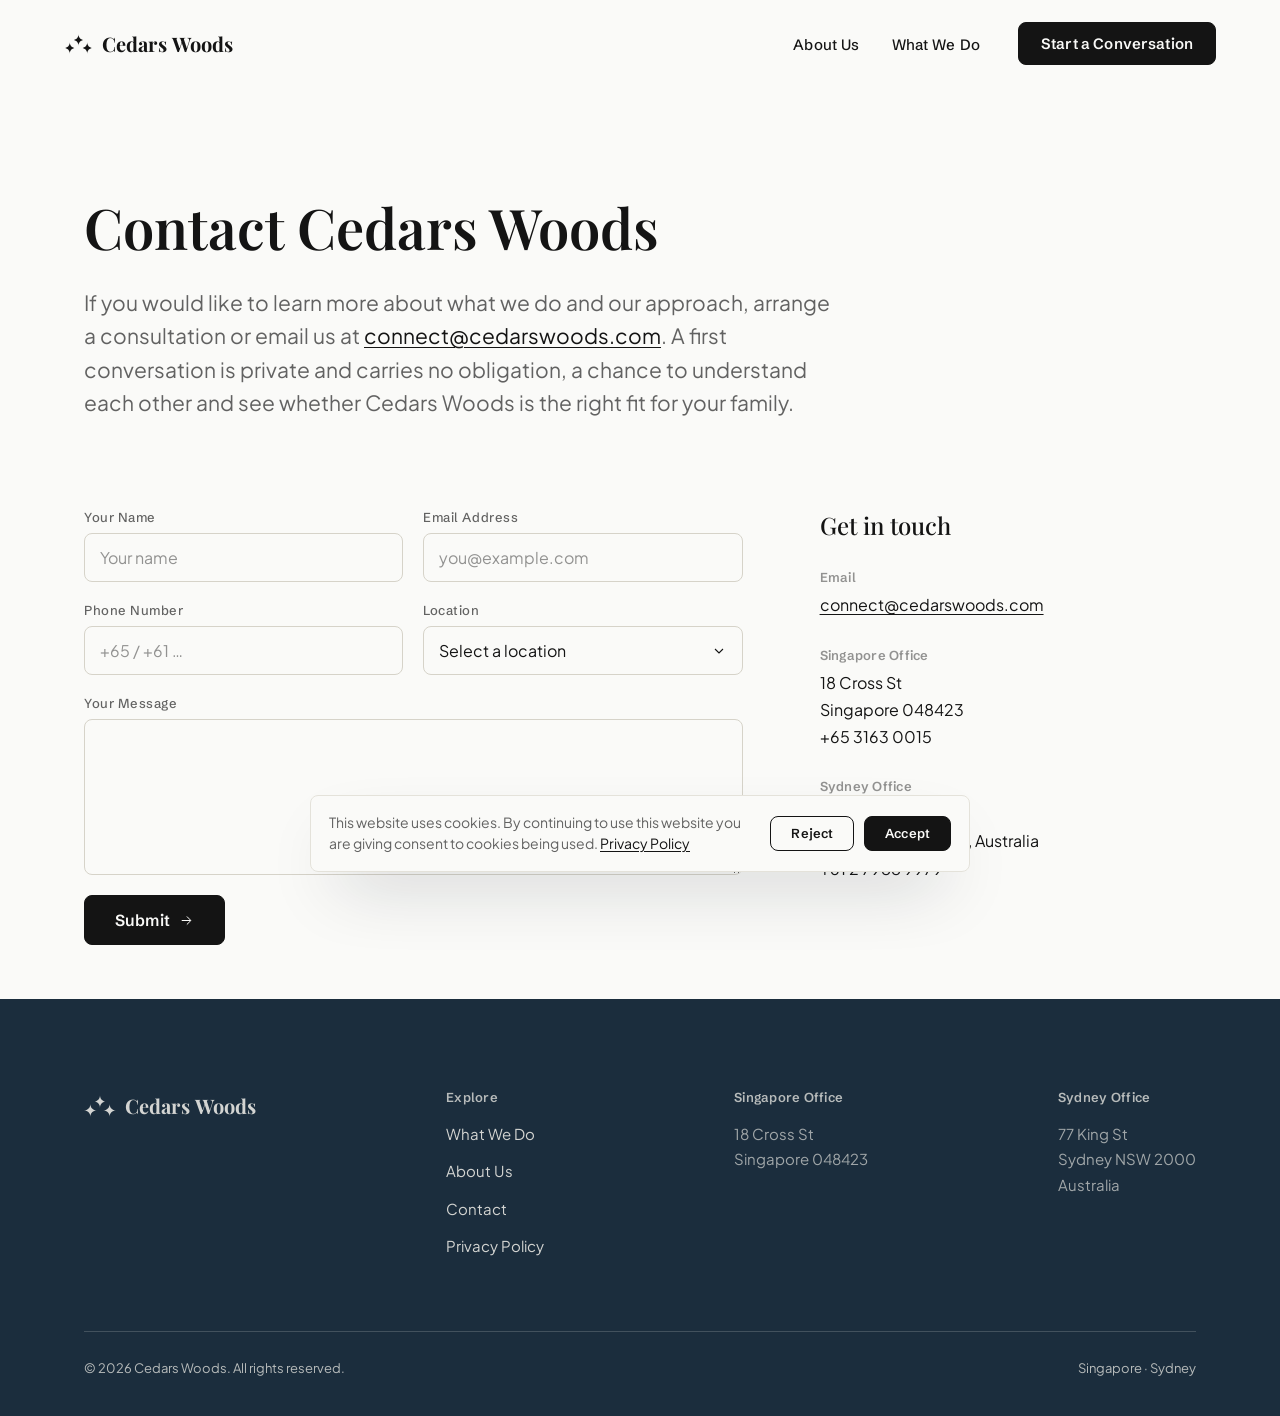
<file: contact.html>
<!DOCTYPE html>
<html lang="en">
<head>
<meta charset="utf-8">
<meta name="viewport" content="width=device-width, initial-scale=1">
<title>Contact Cedars Woods | Singapore &amp; Sydney</title>
<meta name="description" content="Get in touch with Cedars Woods to start a private, no-obligation conversation. Our Singapore and Sydney offices work as one team for your family.">
<link rel="icon" href="favicon.svg" type="image/svg+xml">
<link rel="stylesheet" href="style.css">
</head>
<body>

<header class="nav" id="nav">
  <div class="nav__inner">
    <a class="logo" href="index.html" aria-label="Cedars Woods">
      <svg width="29" height="20" viewBox="0 0 81.35 55.2" fill="currentColor" aria-hidden="true"><path d="M16.2,55.2c0-9.58-6.61-16.2-16.2-16.2,9.58,0,16.2-6.61,16.2-16.2,0,9.58,6.61,16.2,16.2,16.2-9.58,0-16.2,6.61-16.2,16.2Z"></path><path d="M40.68,32.39c0-9.58-6.61-16.2-16.2-16.2,9.58,0,16.2-6.61,16.2-16.2,0,9.58,6.61,16.2,16.2,16.2-9.58,0-16.2,6.61-16.2,16.2Z"></path><path d="M65.16,55.2c0-9.58-6.61-16.2-16.2-16.2,9.58,0,16.2-6.61,16.2-16.2,0,9.58,6.61,16.2,16.2,16.2-9.58,0-16.2,6.61-16.2,16.2Z"></path></svg>
      <span class="logo__word">Cedars&nbsp;Woods</span>
    </a>
    <nav class="nav__desktop">
      <ul class="nav__links">
        <li><a class="nav__link" href="about.html">About Us</a></li>
        <li><a class="nav__link" href="what-we-do.html">What We Do</a></li>
      </ul>
      <a class="btn btn--primary" href="contact.html">Start a Conversation</a>
    </nav>
    <button class="nav__toggle" id="navToggle" aria-label="Menu" aria-expanded="false">
      <svg width="24" height="24" viewBox="0 0 24 24" fill="none" aria-hidden="true"><path d="M3 7h18M3 12h18M3 17h18" stroke="currentColor" stroke-width="1.6" stroke-linecap="round"></path></svg>
    </button>
  </div>
  <div class="nav__mobile">
    <a href="about.html">About Us</a>
    <a href="what-we-do.html">What We Do</a>
    <a class="btn btn--primary" href="contact.html">Start a Conversation</a>
  </div>
</header>

<main class="contact-main">
  <div class="page-hero">
    <div class="page-hero__inner u-narrow">
      <h1 data-line-reveal>Contact Cedars Woods</h1>
      <p class="lead">If you would like to learn more about what we do and our approach, arrange a consultation or email us at <a class="inline-link" href="mailto:connect@cedarswoods.com">connect@cedarswoods.com</a>. A first conversation is private and carries no obligation, a chance to understand each other and see whether Cedars Woods is the right fit for your family.</p>
    </div>
  </div>

  <section class="section section--tight-top">
    <div class="contact-grid">
      <div>
        <form class="form" id="contactForm">
          <div class="form-grid">
            <div class="field"><label for="cf-name">Your Name</label><input id="cf-name" type="text" placeholder="Your name" required></div>
            <div class="field"><label for="cf-email">Email Address</label><input id="cf-email" type="email" placeholder="you@example.com" required></div>
            <div class="field"><label for="cf-phone">Phone Number</label><input id="cf-phone" type="tel" placeholder="+65 / +61 …"></div>
            <div class="field"><label for="cf-loc">Location</label><select id="cf-loc"><option value="" disabled selected>Select a location</option><option>Singapore</option><option>Australia</option></select></div>
          </div>
          <div class="field"><label for="cf-msg">Your Message</label><textarea id="cf-msg" rows="5"></textarea></div>
          <div>
            <button class="btn btn--primary btn--lg" type="submit">Submit <svg width="15" height="15" viewBox="0 0 24 24" fill="none" aria-hidden="true"><path d="M5 12h13M13 6l6 6-6 6" stroke="currentColor" stroke-width="1.6" stroke-linecap="round" stroke-linejoin="round"></path></svg></button>
          </div>
        </form>
        <div class="form__thanks is-hidden" id="formThanks">
          <div class="marker"><svg width="18" height="18" viewBox="0 0 24 24" fill="currentColor" aria-hidden="true"><path d="M12 1.5C12.7 8 16 11.3 22.5 12 16 12.7 12.7 16 12 22.5 11.3 16 8 12.7 1.5 12 8 11.3 11.3 8 12 1.5Z"></path></svg></div>
          <h3>Thank you — your message is on its way.</h3>
          <p>We will be in touch shortly. A first conversation is private and without obligation.</p>
        </div>
      </div>
      <aside class="contact-aside">
        <h2>Get in touch</h2>
        <div class="contact-details">
          <div><p class="detail__label">Email</p><div class="detail__value"><a class="inline-link" href="mailto:connect@cedarswoods.com">connect@cedarswoods.com</a></div></div>
          <div><p class="detail__label">Singapore Office</p><div class="detail__value">18 Cross St<br>Singapore 048423<br>+65 3163 0015</div></div>
          <div><p class="detail__label">Sydney Office</p><div class="detail__value">77 King St<br>Sydney NSW 2000, Australia<br>+61 2 7988 9979</div></div>
        </div>
      </aside>
    </div>
  </section>
</main>

<footer class="footer">
  <div class="footer__inner">
    <div class="footer__grid">
      <div class="footer__brand">
        <a class="logo logo--on-navy" href="index.html" aria-label="Cedars Woods">
          <svg width="32" height="22" viewBox="0 0 81.35 55.2" fill="currentColor" aria-hidden="true"><path d="M16.2,55.2c0-9.58-6.61-16.2-16.2-16.2,9.58,0,16.2-6.61,16.2-16.2,0,9.58,6.61,16.2,16.2,16.2-9.58,0-16.2,6.61-16.2,16.2Z"></path><path d="M40.68,32.39c0-9.58-6.61-16.2-16.2-16.2,9.58,0,16.2-6.61,16.2-16.2,0,9.58,6.61,16.2,16.2,16.2-9.58,0-16.2,6.61-16.2,16.2Z"></path><path d="M65.16,55.2c0-9.58-6.61-16.2-16.2-16.2,9.58,0,16.2-6.61,16.2-16.2,0,9.58,6.61,16.2,16.2,16.2-9.58,0-16.2,6.61-16.2,16.2Z"></path></svg>
          <span class="logo__word">Cedars&nbsp;Woods</span>
        </a>
      </div>
      <div>
        <h4>Explore</h4>
        <ul>
          <li><a href="what-we-do.html">What We Do</a></li>
          <li><a href="about.html">About Us</a></li>
          <li><a href="contact.html">Contact</a></li>
          <li><a href="privacy.html">Privacy Policy</a></li>
        </ul>
      </div>
      <div>
        <h4>Singapore Office</h4>
        <address>18 Cross St<br>Singapore 048423</address>
      </div>
      <div>
        <h4>Sydney Office</h4>
        <address>77 King St<br>Sydney NSW 2000<br>Australia</address>
      </div>
    </div>
    <div class="footer__base">
      <span>© <span id="year">2026</span> Cedars Woods. All rights reserved.</span>
      <span>Singapore · Sydney</span>
    </div>
  </div>
</footer>

<script type="module" src="js/main.js"></script>
</body>
</html>
</file>
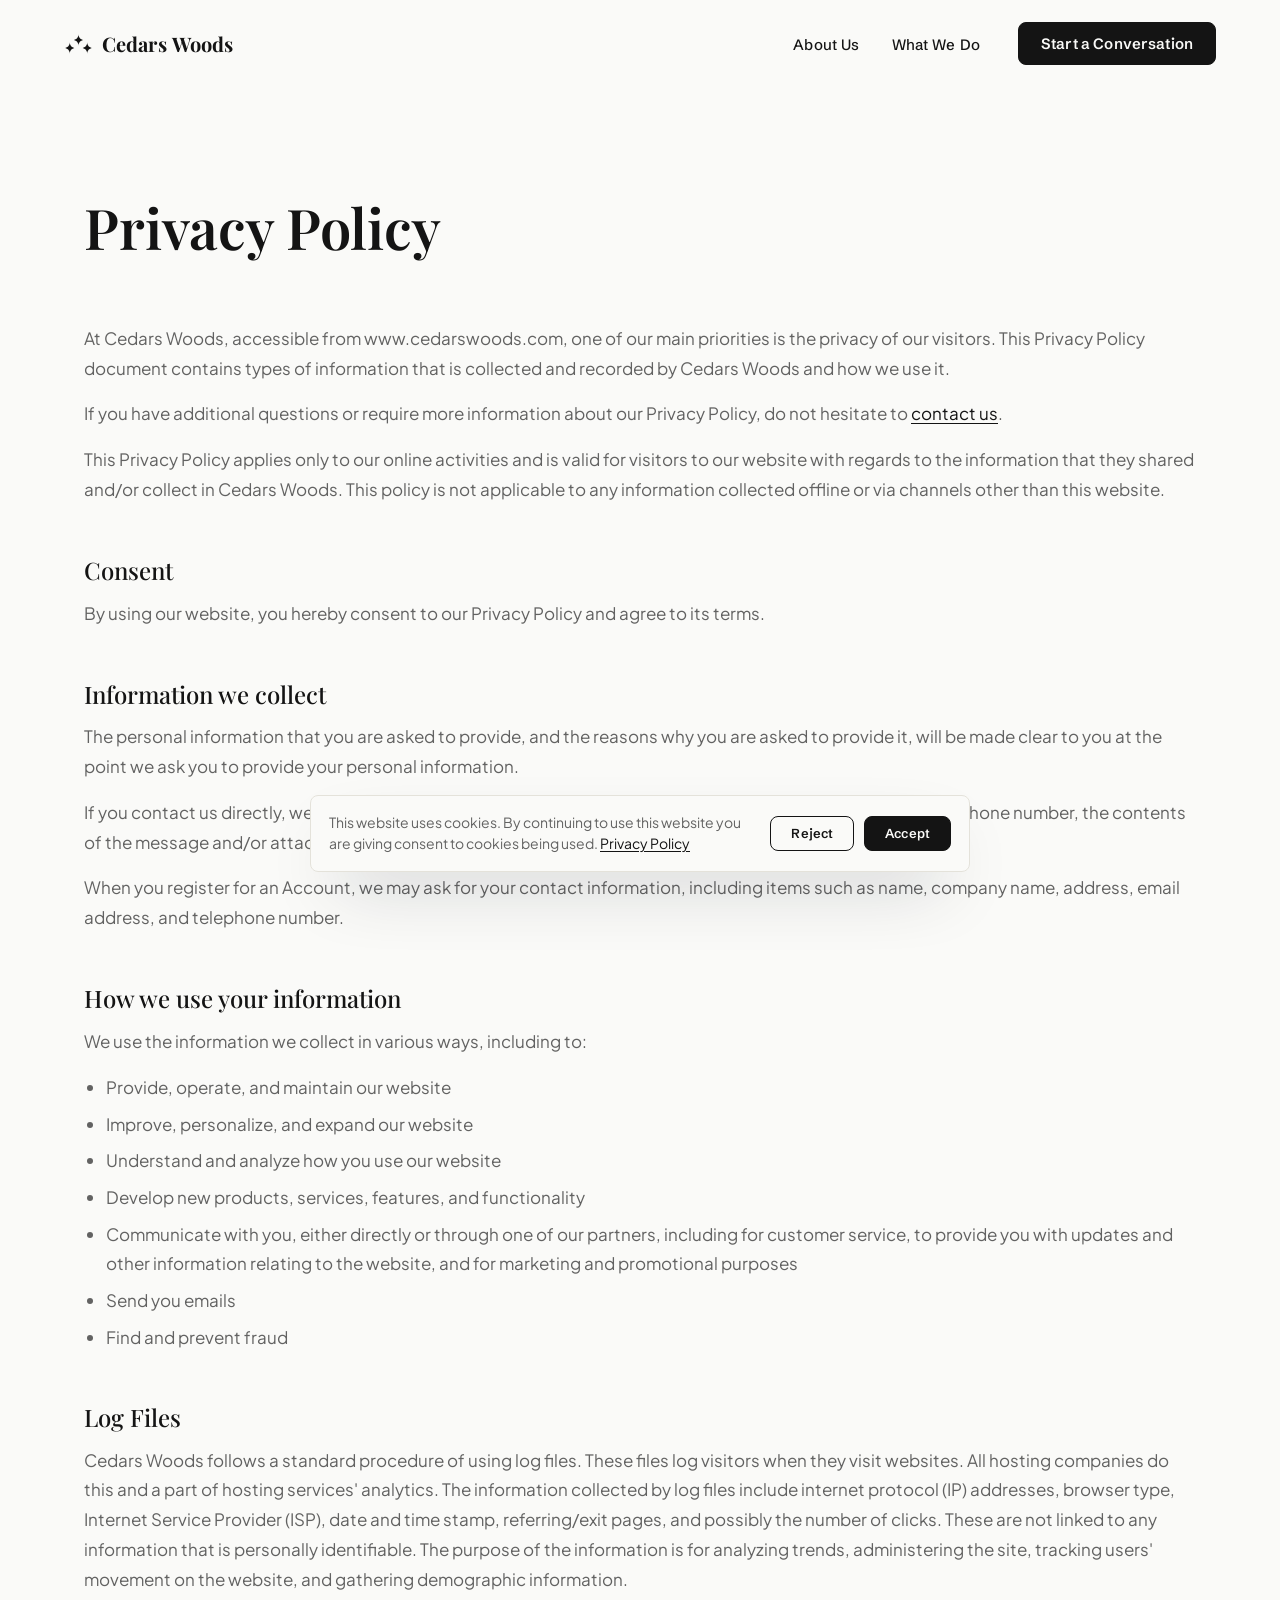
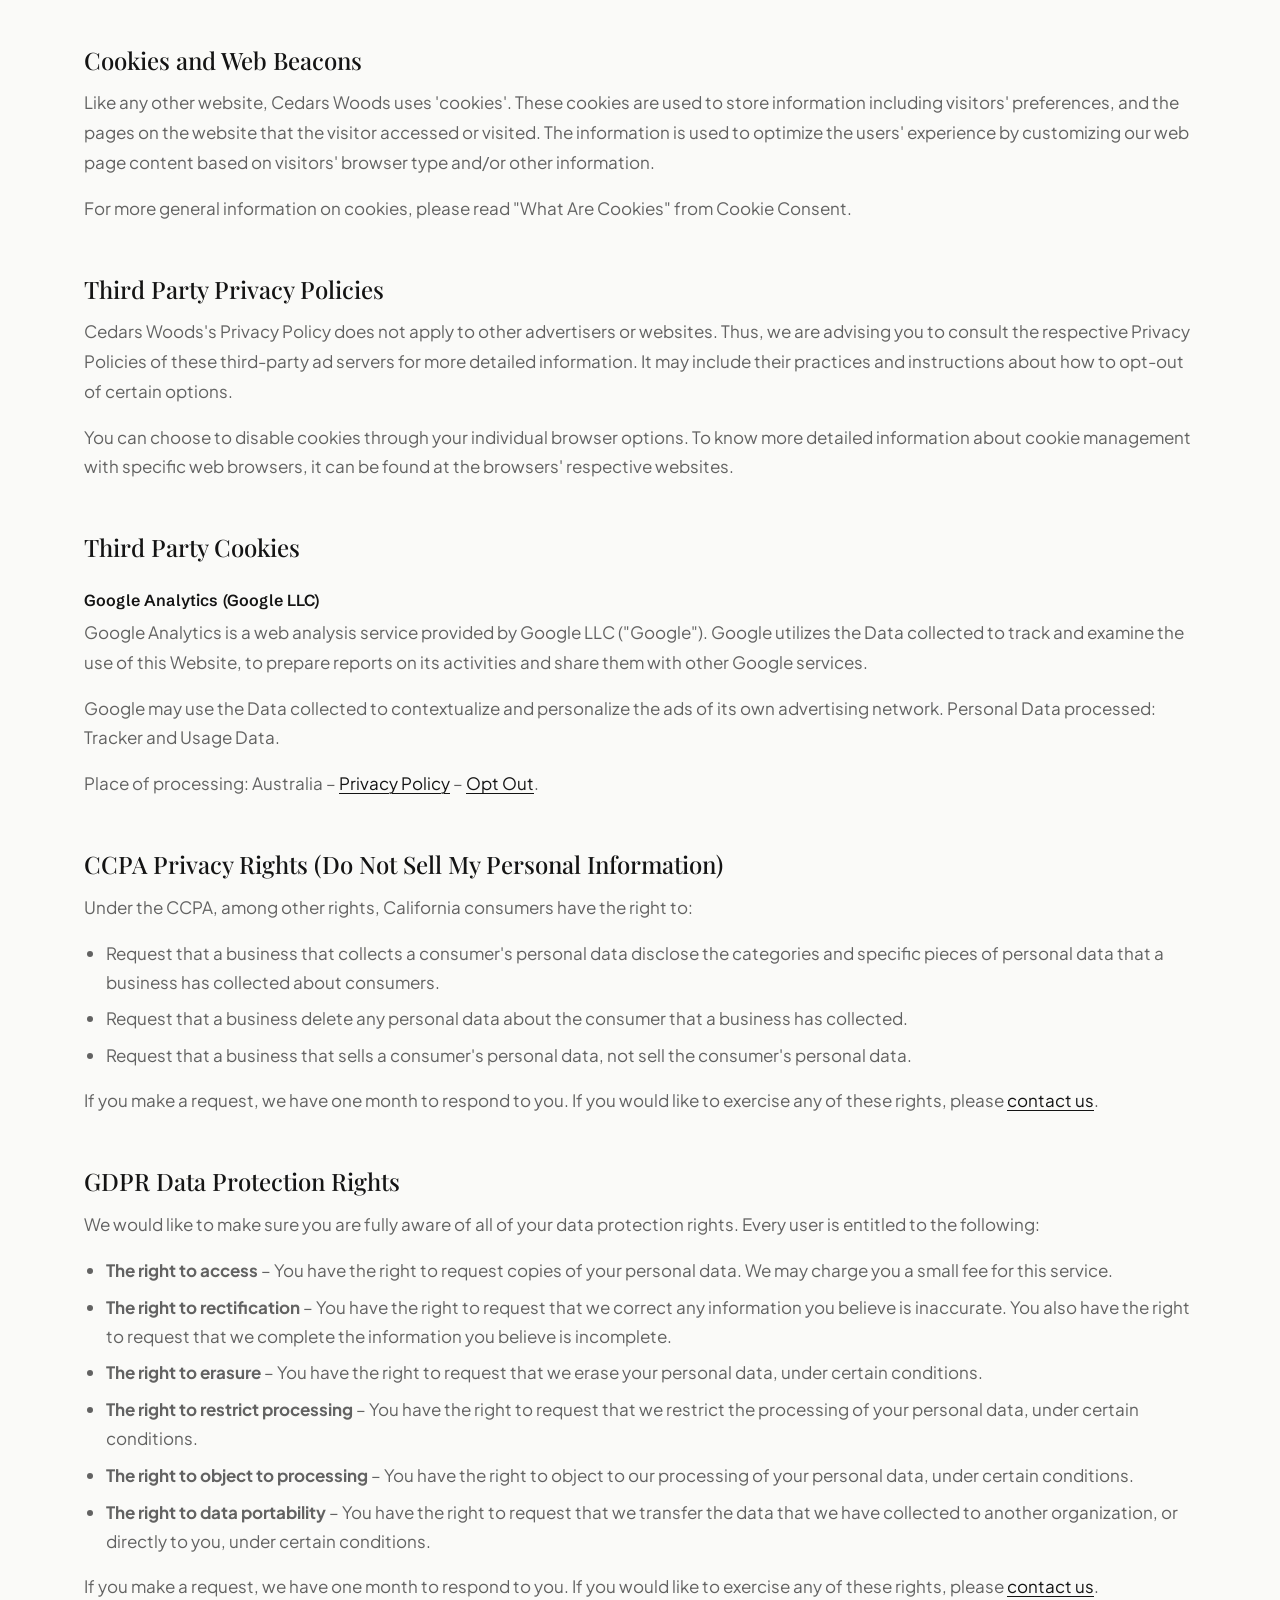
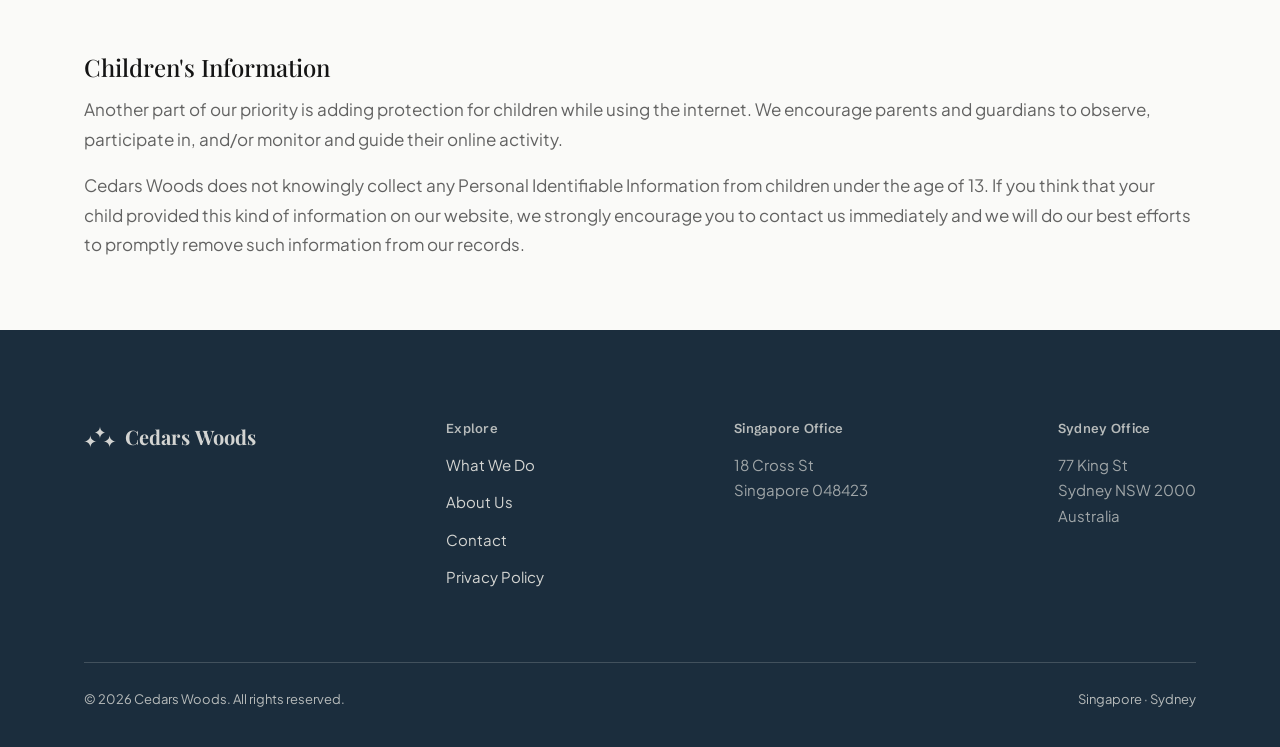
<file: privacy.html>
<!DOCTYPE html>
<html lang="en">
<head>
<meta charset="utf-8">
<meta name="viewport" content="width=device-width, initial-scale=1">
<title>Privacy Policy | Cedars Woods</title>
<meta name="description" content="How Cedars Woods collects, uses and protects the information of visitors to cedarswoods.com.">
<meta name="robots" content="noindex">
<link rel="icon" href="favicon.svg" type="image/svg+xml">
<link rel="stylesheet" href="style.css">
</head>
<body>

<header class="nav" id="nav">
  <div class="nav__inner">
    <a class="logo" href="index.html" aria-label="Cedars Woods">
      <svg width="29" height="20" viewBox="0 0 81.35 55.2" fill="currentColor" aria-hidden="true"><path d="M16.2,55.2c0-9.58-6.61-16.2-16.2-16.2,9.58,0,16.2-6.61,16.2-16.2,0,9.58,6.61,16.2,16.2,16.2-9.58,0-16.2,6.61-16.2,16.2Z"></path><path d="M40.68,32.39c0-9.58-6.61-16.2-16.2-16.2,9.58,0,16.2-6.61,16.2-16.2,0,9.58,6.61,16.2,16.2,16.2-9.58,0-16.2,6.61-16.2,16.2Z"></path><path d="M65.16,55.2c0-9.58-6.61-16.2-16.2-16.2,9.58,0,16.2-6.61,16.2-16.2,0,9.58,6.61,16.2,16.2,16.2-9.58,0-16.2,6.61-16.2,16.2Z"></path></svg>
      <span class="logo__word">Cedars&nbsp;Woods</span>
    </a>
    <nav class="nav__desktop">
      <ul class="nav__links">
        <li><a class="nav__link" href="about.html">About Us</a></li>
        <li><a class="nav__link" href="what-we-do.html">What We Do</a></li>
      </ul>
      <a class="btn btn--primary" href="contact.html">Start a Conversation</a>
    </nav>
    <button class="nav__toggle" id="navToggle" aria-label="Menu" aria-expanded="false">
      <svg width="24" height="24" viewBox="0 0 24 24" fill="none" aria-hidden="true"><path d="M3 7h18M3 12h18M3 17h18" stroke="currentColor" stroke-width="1.6" stroke-linecap="round"></path></svg>
    </button>
  </div>
  <div class="nav__mobile">
    <a href="about.html">About Us</a>
    <a href="what-we-do.html">What We Do</a>
    <a class="btn btn--primary" href="contact.html">Start a Conversation</a>
  </div>
</header>

<main>
  <div class="page-hero">
    <div class="page-hero__inner u-narrow">
      <h1 data-line-reveal>Privacy Policy</h1>
    </div>
  </div>

  <article class="legal">
    <p>At Cedars Woods, accessible from www.cedarswoods.com, one of our main priorities is the privacy of our visitors. This Privacy Policy document contains types of information that is collected and recorded by Cedars Woods and how we use it.</p>
    <p>If you have additional questions or require more information about our Privacy Policy, do not hesitate to <a href="contact.html">contact us</a>.</p>
    <p>This Privacy Policy applies only to our online activities and is valid for visitors to our website with regards to the information that they shared and/or collect in Cedars Woods. This policy is not applicable to any information collected offline or via channels other than this website.</p>

    <h2>Consent</h2>
    <p>By using our website, you hereby consent to our Privacy Policy and agree to its terms.</p>

    <h2>Information we collect</h2>
    <p>The personal information that you are asked to provide, and the reasons why you are asked to provide it, will be made clear to you at the point we ask you to provide your personal information.</p>
    <p>If you contact us directly, we may receive additional information about you such as your name, email address, phone number, the contents of the message and/or attachments you may send us, and any other information you may choose to provide.</p>
    <p>When you register for an Account, we may ask for your contact information, including items such as name, company name, address, email address, and telephone number.</p>

    <h2>How we use your information</h2>
    <p>We use the information we collect in various ways, including to:</p>
    <ul>
      <li>Provide, operate, and maintain our website</li>
      <li>Improve, personalize, and expand our website</li>
      <li>Understand and analyze how you use our website</li>
      <li>Develop new products, services, features, and functionality</li>
      <li>Communicate with you, either directly or through one of our partners, including for customer service, to provide you with updates and other information relating to the website, and for marketing and promotional purposes</li>
      <li>Send you emails</li>
      <li>Find and prevent fraud</li>
    </ul>

    <h2>Log Files</h2>
    <p>Cedars Woods follows a standard procedure of using log files. These files log visitors when they visit websites. All hosting companies do this and a part of hosting services' analytics. The information collected by log files include internet protocol (IP) addresses, browser type, Internet Service Provider (ISP), date and time stamp, referring/exit pages, and possibly the number of clicks. These are not linked to any information that is personally identifiable. The purpose of the information is for analyzing trends, administering the site, tracking users' movement on the website, and gathering demographic information.</p>

    <h2>Cookies and Web Beacons</h2>
    <p>Like any other website, Cedars Woods uses 'cookies'. These cookies are used to store information including visitors' preferences, and the pages on the website that the visitor accessed or visited. The information is used to optimize the users' experience by customizing our web page content based on visitors' browser type and/or other information.</p>
    <p>For more general information on cookies, please read "What Are Cookies" from Cookie Consent.</p>

    <h2>Third Party Privacy Policies</h2>
    <p>Cedars Woods's Privacy Policy does not apply to other advertisers or websites. Thus, we are advising you to consult the respective Privacy Policies of these third-party ad servers for more detailed information. It may include their practices and instructions about how to opt-out of certain options.</p>
    <p>You can choose to disable cookies through your individual browser options. To know more detailed information about cookie management with specific web browsers, it can be found at the browsers' respective websites.</p>

    <h2>Third Party Cookies</h2>
    <h3>Google Analytics (Google LLC)</h3>
    <p>Google Analytics is a web analysis service provided by Google LLC ("Google"). Google utilizes the Data collected to track and examine the use of this Website, to prepare reports on its activities and share them with other Google services.</p>
    <p>Google may use the Data collected to contextualize and personalize the ads of its own advertising network. Personal Data processed: Tracker and Usage Data.</p>
    <p>Place of processing: Australia – <a href="https://policies.google.com/privacy" target="_blank" rel="noopener">Privacy Policy</a> – <a href="https://tools.google.com/dlpage/gaoptout?hl=en" target="_blank" rel="noopener">Opt Out</a>.</p>

    <h2>CCPA Privacy Rights (Do Not Sell My Personal Information)</h2>
    <p>Under the CCPA, among other rights, California consumers have the right to:</p>
    <ul>
      <li>Request that a business that collects a consumer's personal data disclose the categories and specific pieces of personal data that a business has collected about consumers.</li>
      <li>Request that a business delete any personal data about the consumer that a business has collected.</li>
      <li>Request that a business that sells a consumer's personal data, not sell the consumer's personal data.</li>
    </ul>
    <p>If you make a request, we have one month to respond to you. If you would like to exercise any of these rights, please <a href="contact.html">contact us</a>.</p>

    <h2>GDPR Data Protection Rights</h2>
    <p>We would like to make sure you are fully aware of all of your data protection rights. Every user is entitled to the following:</p>
    <ul>
      <li><strong>The right to access</strong> – You have the right to request copies of your personal data. We may charge you a small fee for this service.</li>
      <li><strong>The right to rectification</strong> – You have the right to request that we correct any information you believe is inaccurate. You also have the right to request that we complete the information you believe is incomplete.</li>
      <li><strong>The right to erasure</strong> – You have the right to request that we erase your personal data, under certain conditions.</li>
      <li><strong>The right to restrict processing</strong> – You have the right to request that we restrict the processing of your personal data, under certain conditions.</li>
      <li><strong>The right to object to processing</strong> – You have the right to object to our processing of your personal data, under certain conditions.</li>
      <li><strong>The right to data portability</strong> – You have the right to request that we transfer the data that we have collected to another organization, or directly to you, under certain conditions.</li>
    </ul>
    <p>If you make a request, we have one month to respond to you. If you would like to exercise any of these rights, please <a href="contact.html">contact us</a>.</p>

    <h2>Children's Information</h2>
    <p>Another part of our priority is adding protection for children while using the internet. We encourage parents and guardians to observe, participate in, and/or monitor and guide their online activity.</p>
    <p>Cedars Woods does not knowingly collect any Personal Identifiable Information from children under the age of 13. If you think that your child provided this kind of information on our website, we strongly encourage you to contact us immediately and we will do our best efforts to promptly remove such information from our records.</p>
  </article>
</main>

<footer class="footer">
  <div class="footer__inner">
    <div class="footer__grid">
      <div class="footer__brand">
        <a class="logo logo--on-navy" href="index.html" aria-label="Cedars Woods">
          <svg width="32" height="22" viewBox="0 0 81.35 55.2" fill="currentColor" aria-hidden="true"><path d="M16.2,55.2c0-9.58-6.61-16.2-16.2-16.2,9.58,0,16.2-6.61,16.2-16.2,0,9.58,6.61,16.2,16.2,16.2-9.58,0-16.2,6.61-16.2,16.2Z"></path><path d="M40.68,32.39c0-9.58-6.61-16.2-16.2-16.2,9.58,0,16.2-6.61,16.2-16.2,0,9.58,6.61,16.2,16.2,16.2-9.58,0-16.2,6.61-16.2,16.2Z"></path><path d="M65.16,55.2c0-9.58-6.61-16.2-16.2-16.2,9.58,0,16.2-6.61,16.2-16.2,0,9.58,6.61,16.2,16.2,16.2-9.58,0-16.2,6.61-16.2,16.2Z"></path></svg>
          <span class="logo__word">Cedars&nbsp;Woods</span>
        </a>
      </div>
      <div>
        <h4>Explore</h4>
        <ul>
          <li><a href="what-we-do.html">What We Do</a></li>
          <li><a href="about.html">About Us</a></li>
          <li><a href="contact.html">Contact</a></li>
          <li><a href="privacy.html">Privacy Policy</a></li>
        </ul>
      </div>
      <div>
        <h4>Singapore Office</h4>
        <address>18 Cross St<br>Singapore 048423</address>
      </div>
      <div>
        <h4>Sydney Office</h4>
        <address>77 King St<br>Sydney NSW 2000<br>Australia</address>
      </div>
    </div>
    <div class="footer__base">
      <span>© <span id="year">2026</span> Cedars Woods. All rights reserved.</span>
      <span>Singapore · Sydney</span>
    </div>
  </div>
</footer>

<script type="module" src="js/main.js"></script>
</body>
</html>
</file>
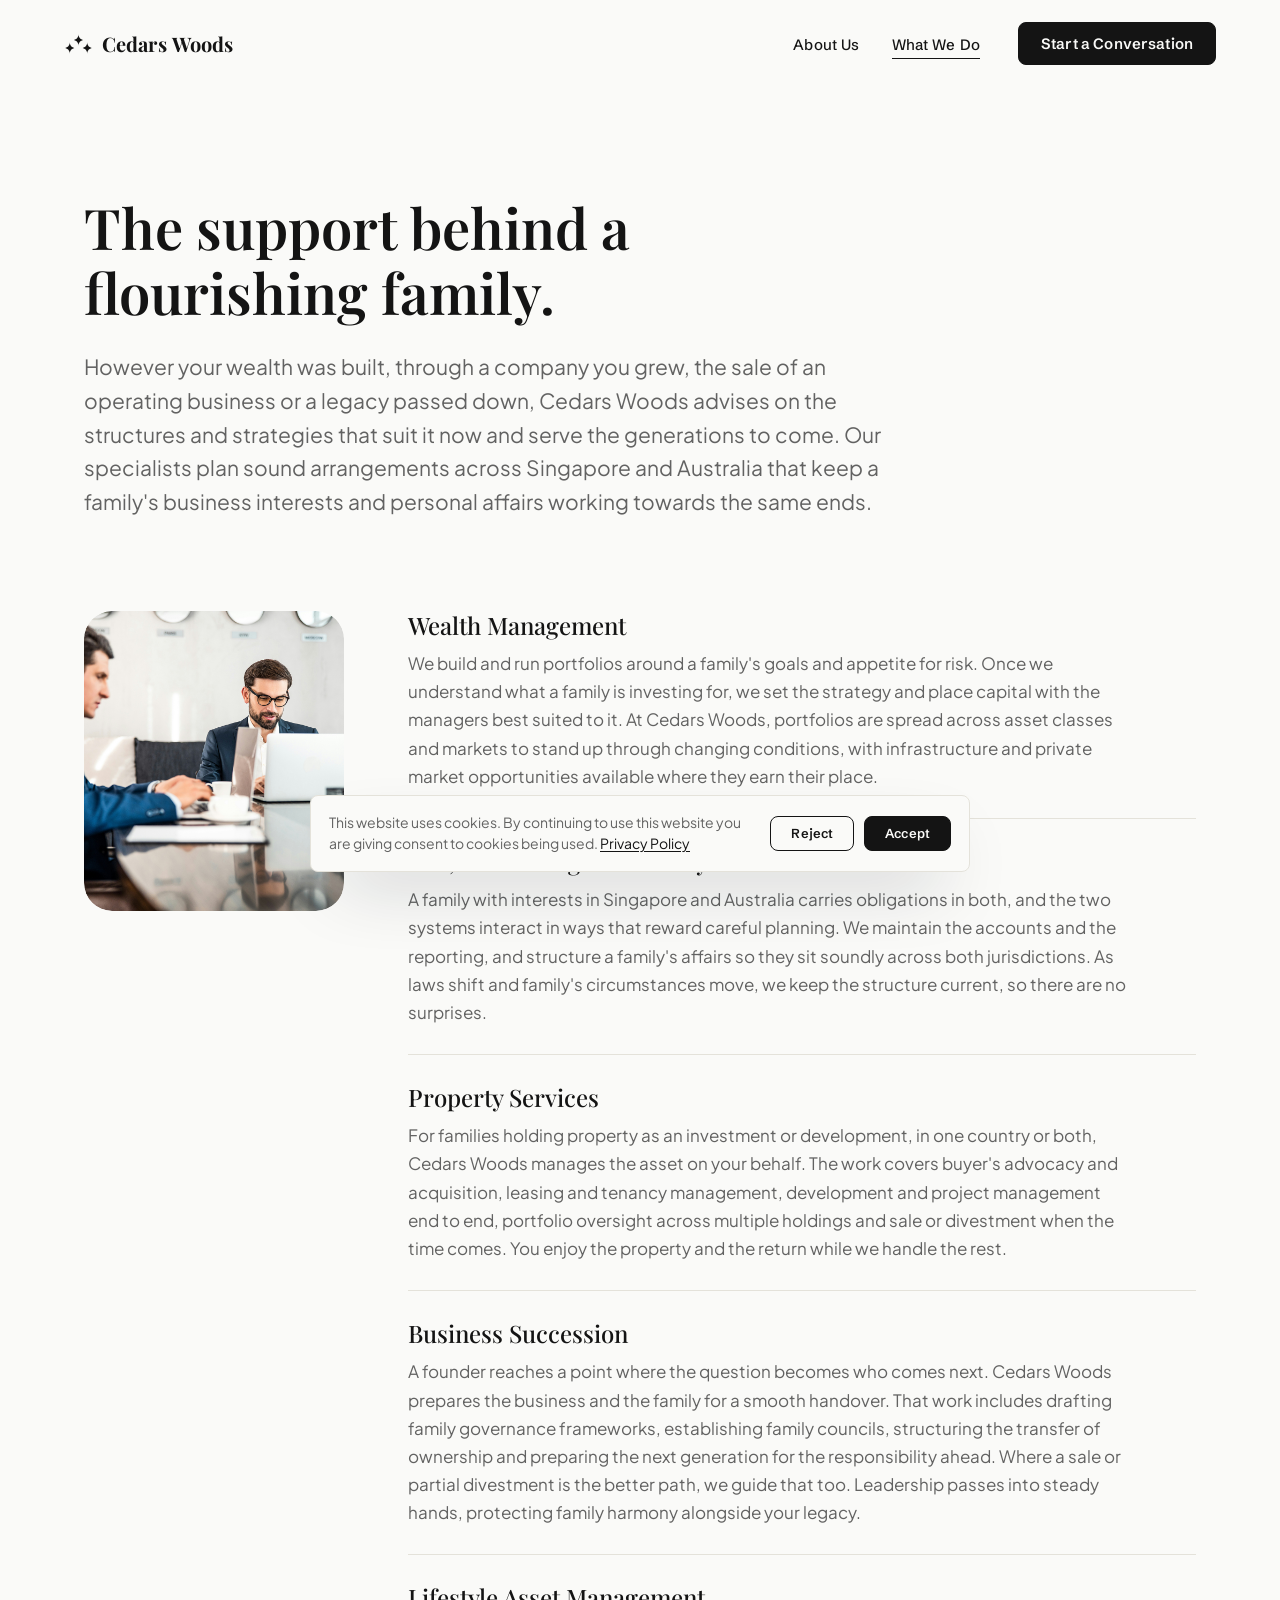
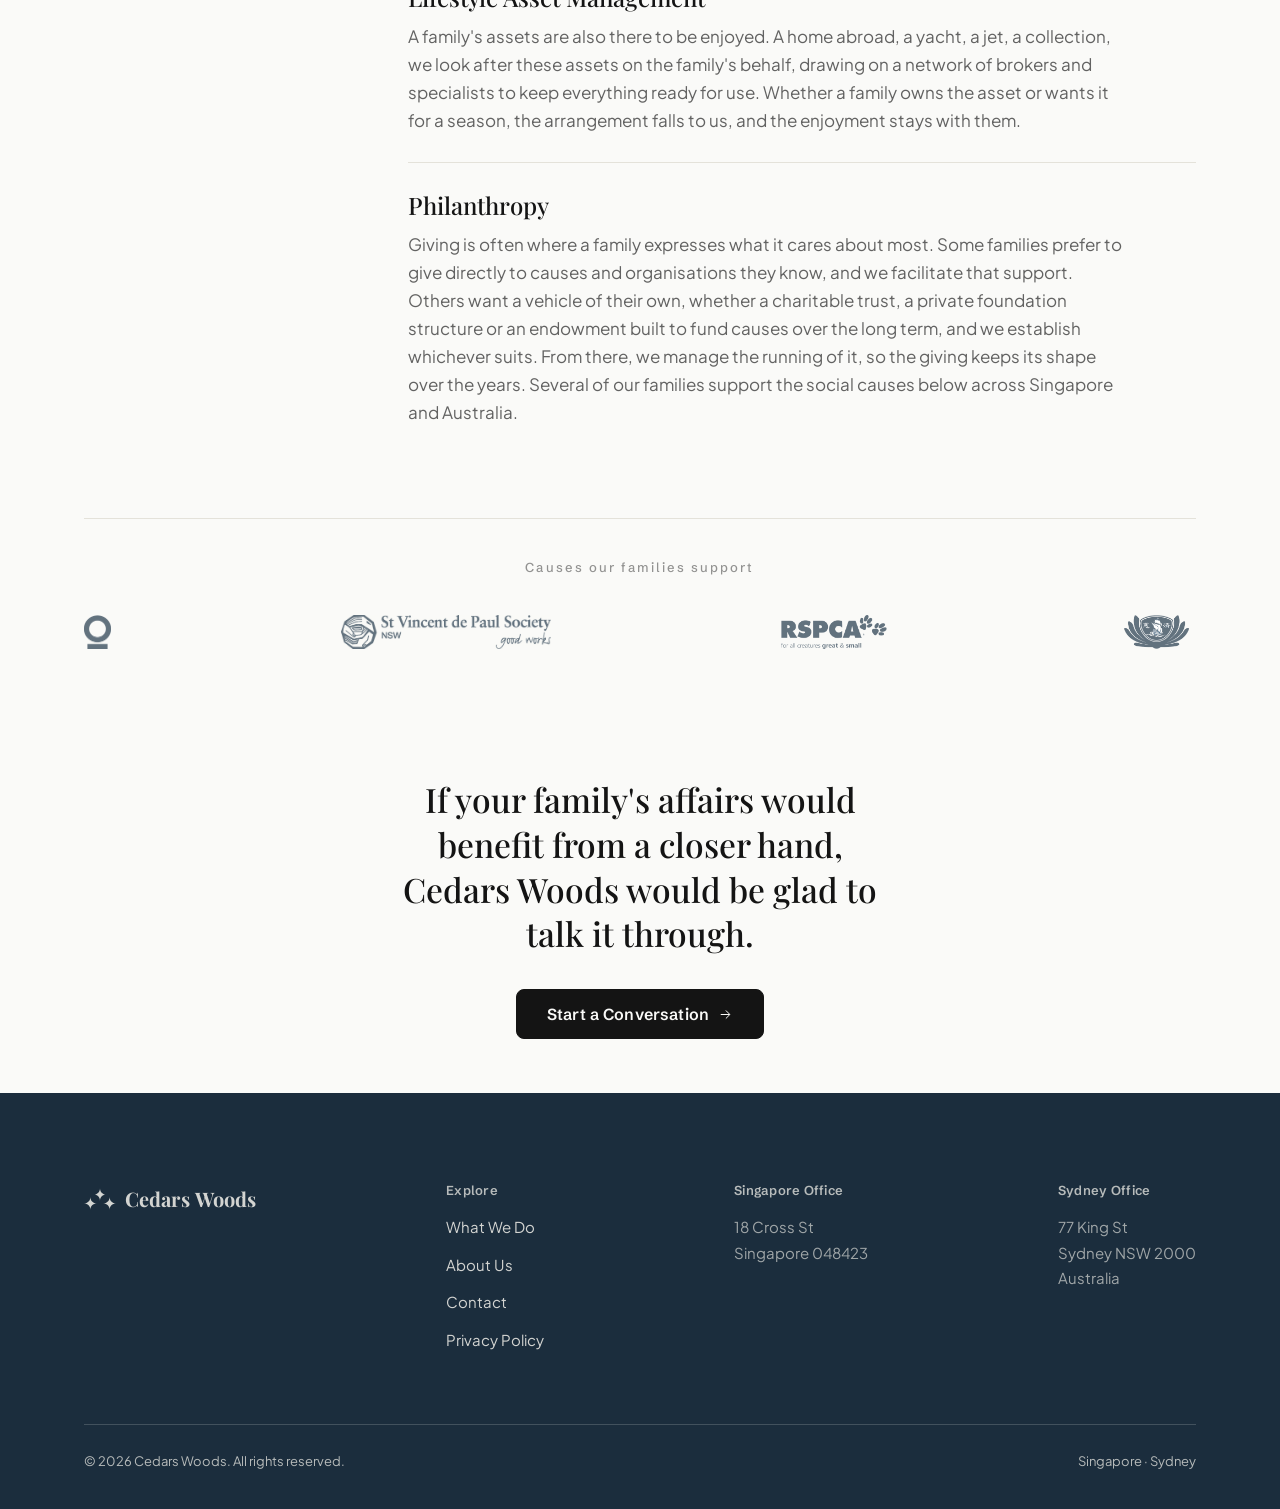
<file: what-we-do.html>
<!DOCTYPE html>
<html lang="en">
<head>
<meta charset="utf-8">
<meta name="viewport" content="width=device-width, initial-scale=1">
<title>What We Do | Cedars Woods Multi-Family Office</title>
<meta name="description" content="Cedars Woods looks after wealth management, tax, property, business succession, philanthropy and lifestyle assets for families across Singapore and Australia.">
<link rel="icon" href="favicon.svg" type="image/svg+xml">
<link rel="stylesheet" href="style.css">
</head>
<body>

<header class="nav" id="nav">
  <div class="nav__inner">
    <a class="logo" href="index.html" aria-label="Cedars Woods">
      <svg width="29" height="20" viewBox="0 0 81.35 55.2" fill="currentColor" aria-hidden="true"><path d="M16.2,55.2c0-9.58-6.61-16.2-16.2-16.2,9.58,0,16.2-6.61,16.2-16.2,0,9.58,6.61,16.2,16.2,16.2-9.58,0-16.2,6.61-16.2,16.2Z"></path><path d="M40.68,32.39c0-9.58-6.61-16.2-16.2-16.2,9.58,0,16.2-6.61,16.2-16.2,0,9.58,6.61,16.2,16.2,16.2-9.58,0-16.2,6.61-16.2,16.2Z"></path><path d="M65.16,55.2c0-9.58-6.61-16.2-16.2-16.2,9.58,0,16.2-6.61,16.2-16.2,0,9.58,6.61,16.2,16.2,16.2-9.58,0-16.2,6.61-16.2,16.2Z"></path></svg>
      <span class="logo__word">Cedars&nbsp;Woods</span>
    </a>
    <nav class="nav__desktop">
      <ul class="nav__links">
        <li><a class="nav__link" href="about.html">About Us</a></li>
        <li><a class="nav__link" href="what-we-do.html" aria-current="page">What We Do</a></li>
      </ul>
      <a class="btn btn--primary" href="contact.html">Start a Conversation</a>
    </nav>
    <button class="nav__toggle" id="navToggle" aria-label="Menu" aria-expanded="false">
      <svg width="24" height="24" viewBox="0 0 24 24" fill="none" aria-hidden="true"><path d="M3 7h18M3 12h18M3 17h18" stroke="currentColor" stroke-width="1.6" stroke-linecap="round"></path></svg>
    </button>
  </div>
  <div class="nav__mobile">
    <a href="about.html">About Us</a>
    <a href="what-we-do.html">What We Do</a>
    <a class="btn btn--primary" href="contact.html">Start a Conversation</a>
  </div>
</header>

<main>
  <div class="page-hero">
    <div class="page-hero__inner">
      <h1 data-line-reveal>The support behind a flourishing family.</h1>
      <p class="lead">However your wealth was built, through a company you grew, the sale of an operating business or a legacy passed down, Cedars Woods advises on the structures and strategies that suit it now and serve the generations to come. Our specialists plan sound arrangements across Singapore and Australia that keep a family's business interests and personal affairs working towards the same ends.</p>
    </div>
  </div>

  <section class="section section--tight-bottom">
    <div class="reveal">
      <div class="twocol">
        <div class="twocol__aside">
          <div class="wd-carousel" data-wd-carousel>
            <div class="wd-carousel__viewport">
              <div class="wd-carousel__track">
                <div class="wd-carousel__item"><div class="media"><img src="images/portfolio.jpg" alt="Two colleagues working across a meeting table"></div></div>
                <div class="wd-carousel__item"><div class="media"><img src="images/business2.jpg" alt="Two colleagues reviewing a tablet in an office"></div></div>
                <div class="wd-carousel__item"><div class="media"><img src="images/office-1.jpg" alt="A bright modern office interior"></div></div>
              </div>
            </div>
          </div>
        </div>
        <div class="twocol__main">
          <div class="service" data-wd-step><div><h3>Wealth Management</h3><p>We build and run portfolios around a family's goals and appetite for risk. Once we understand what a family is investing for, we set the strategy and place capital with the managers best suited to it. At Cedars Woods, portfolios are spread across asset classes and markets to stand up through changing conditions, with infrastructure and private market opportunities available where they earn their place.</p></div></div>
          <div class="service" data-wd-step><div><h3>Tax, Accounting &amp; Advisory</h3><p>A family with interests in Singapore and Australia carries obligations in both, and the two systems interact in ways that reward careful planning. We maintain the accounts and the reporting, and structure a family's affairs so they sit soundly across both jurisdictions. As laws shift and family's circumstances move, we keep the structure current, so there are no surprises.</p></div></div>
          <div class="service" data-wd-step><div><h3>Property Services</h3><p>For families holding property as an investment or development, in one country or both, Cedars Woods manages the asset on your behalf. The work covers buyer's advocacy and acquisition, leasing and tenancy management, development and project management end to end, portfolio oversight across multiple holdings and sale or divestment when the time comes. You enjoy the property and the return while we handle the rest.</p></div></div>
          <div class="service" data-wd-step><div><h3>Business Succession</h3><p>A founder reaches a point where the question becomes who comes next. Cedars Woods prepares the business and the family for a smooth handover. That work includes drafting family governance frameworks, establishing family councils, structuring the transfer of ownership and preparing the next generation for the responsibility ahead. Where a sale or partial divestment is the better path, we guide that too. Leadership passes into steady hands, protecting family harmony alongside your legacy.</p></div></div>
          <div class="service" data-wd-step><div><h3>Lifestyle Asset Management</h3><p>A family's assets are also there to be enjoyed. A home abroad, a yacht, a jet, a collection, we look after these assets on the family's behalf, drawing on a network of brokers and specialists to keep everything ready for use. Whether a family owns the asset or wants it for a season, the arrangement falls to us, and the enjoyment stays with them.</p></div></div>
          <div class="service" data-wd-step><div><h3>Philanthropy</h3><p>Giving is often where a family expresses what it cares about most. Some families prefer to give directly to causes and organisations they know, and we facilitate that support. Others want a vehicle of their own, whether a charitable trust, a private foundation structure or an endowment built to fund causes over the long term, and we establish whichever suits. From there, we manage the running of it, so the giving keeps its shape over the years. Several of our families support the social causes below across Singapore and Australia.</p></div></div>
        </div>
      </div>
    </div>
  </section>

  <section class="section u-pt-0">
    <div class="reveal">
      <div class="causes-wrap">
        <span class="eyebrow">Causes our families support</span>
        <div class="causes">
          <a class="cause" href="https://singapore.conservation.org/" target="_blank" rel="noopener" aria-label="Conservation International Singapore"><img src="images/conservation.png" alt="Conservation International Singapore"></a>
          <a class="cause" href="https://www.vinnies.org.au/nsw" target="_blank" rel="noopener" aria-label="St Vincent de Paul Society NSW"><img src="images/society.png" alt="St Vincent de Paul Society NSW"></a>
          <a class="cause" href="https://www.rspca.org.au/" target="_blank" rel="noopener" aria-label="RSPCA Australia"><img src="images/rspca.png" alt="RSPCA Australia"></a>
          <a class="cause" href="https://www.tzuchi.org.sg/en/" target="_blank" rel="noopener" aria-label="Tzu-Chi Foundation"><img src="images/tzu.png" alt="Tzu-Chi Foundation"></a>
        </div>
      </div>
    </div>
  </section>

  <section class="section section--prose">
    <div class="reveal cta-band">
      <h2 data-line-reveal>If your family's affairs would benefit from a closer hand, Cedars Woods would be glad to talk it through.</h2>
      <a class="btn btn--primary btn--lg" href="contact.html">Start a Conversation <svg width="15" height="15" viewBox="0 0 24 24" fill="none" aria-hidden="true"><path d="M5 12h13M13 6l6 6-6 6" stroke="currentColor" stroke-width="1.6" stroke-linecap="round" stroke-linejoin="round"></path></svg></a>
    </div>
  </section>
</main>

<footer class="footer">
  <div class="footer__inner">
    <div class="footer__grid">
      <div class="footer__brand">
        <a class="logo logo--on-navy" href="index.html" aria-label="Cedars Woods">
          <svg width="32" height="22" viewBox="0 0 81.35 55.2" fill="currentColor" aria-hidden="true"><path d="M16.2,55.2c0-9.58-6.61-16.2-16.2-16.2,9.58,0,16.2-6.61,16.2-16.2,0,9.58,6.61,16.2,16.2,16.2-9.58,0-16.2,6.61-16.2,16.2Z"></path><path d="M40.68,32.39c0-9.58-6.61-16.2-16.2-16.2,9.58,0,16.2-6.61,16.2-16.2,0,9.58,6.61,16.2,16.2,16.2-9.58,0-16.2,6.61-16.2,16.2Z"></path><path d="M65.16,55.2c0-9.58-6.61-16.2-16.2-16.2,9.58,0,16.2-6.61,16.2-16.2,0,9.58,6.61,16.2,16.2,16.2-9.58,0-16.2,6.61-16.2,16.2Z"></path></svg>
          <span class="logo__word">Cedars&nbsp;Woods</span>
        </a>
      </div>
      <div>
        <h4>Explore</h4>
        <ul>
          <li><a href="what-we-do.html">What We Do</a></li>
          <li><a href="about.html">About Us</a></li>
          <li><a href="contact.html">Contact</a></li>
          <li><a href="privacy.html">Privacy Policy</a></li>
        </ul>
      </div>
      <div>
        <h4>Singapore Office</h4>
        <address>18 Cross St<br>Singapore 048423</address>
      </div>
      <div>
        <h4>Sydney Office</h4>
        <address>77 King St<br>Sydney NSW 2000<br>Australia</address>
      </div>
    </div>
    <div class="footer__base">
      <span>© <span id="year">2026</span> Cedars Woods. All rights reserved.</span>
      <span>Singapore · Sydney</span>
    </div>
  </div>
</footer>

<script type="module" src="js/main.js"></script>
</body>
</html>
</file>
<file: style.css>
@import url('https://fonts.googleapis.com/css2?family=Playfair+Display:ital,wght@0,400;0,500;0,600;0,700;0,800;1,400;1,500;1,600&family=Schibsted+Grotesk:ital,wght@0,400;0,500;0,600;0,700&family=Plus+Jakarta+Sans:ital,wght@0,400;0,500;0,600;0,700;1,400&display=swap');

:root {
  /* palette */
  --navy-700: #2B4358;
  --navy-800: #22384B;
  --navy-900: #1B2D3D;
  --surface: #FAFAF8;
  --surface-2: #F1F0EB;
  --ink: #141414;
  --green-800: #34423A;
  --ink-70: rgba(20, 20, 20, 0.66);
  --ink-45: rgba(20, 20, 20, 0.45);
  --line: #E4E2DA;
  --line-strong: #D6D3C9;
  --on-navy: #F4F2EC;
  --on-navy-70: rgba(244, 242, 236, 0.72);
  --on-navy-line: rgba(244, 242, 236, 0.18);

  --text-body: var(--ink-70);
  --text-muted: var(--ink-45);
  --border-subtle: var(--line);
  --border-control: var(--line-strong);
  --accent: var(--green-800);
  --btn-bg-hover: #2c2c2c;
  --feature-gradient: linear-gradient(180deg, var(--navy-700) 0%, var(--navy-800) 100%);
  --image-scrim: linear-gradient(180deg, rgba(15,25,38,0) 35%, rgba(15,25,38,0.65) 100%);

  /* type */
  --font-serif: 'Playfair Display', Georgia, 'Times New Roman', serif;
  --font-label: 'Schibsted Grotesk', system-ui, -apple-system, sans-serif;
  --font-body: 'Plus Jakarta Sans', system-ui, -apple-system, sans-serif;
  --display-xl: clamp(2.25rem, 1.4rem + 3.4vw, 3.5rem);
  --display-lg: clamp(1.9rem, 1.3rem + 2.4vw, 2.75rem);
  --display-md: clamp(1.6rem, 1.2rem + 1.6vw, 2.1rem);
  --display-sm: 1.5rem;
  --text-lead: clamp(1.125rem, 1.05rem + 0.4vw, 1.3125rem);

  /* space */
  --section-y: clamp(40px, 4.2vw, 76px);
  --gutter: clamp(20px, 5vw, 64px);
  --max-page: 1240px;
  --max-prose: 620px;
  --max-wide: 1080px;

  /* effects */
  --radius-card: 28px;
  --radius-control: 8px;
  --radius-pill: 999px;
  --shadow-card: 0 18px 50px -24px rgba(20, 30, 45, 0.35);
  --shadow-float: 0 30px 70px -30px rgba(15, 25, 40, 0.45);
  --ease-out: cubic-bezier(0.22, 1, 0.36, 1);
  --dur-base: 280ms;
  --dur-slow: 600ms;
  --thread: #3F5C77;
}

* { box-sizing: border-box; }
html { scroll-behavior: smooth; }
body {
  margin: 0;
  background: var(--surface);
  font-family: var(--font-body);
  color: var(--ink);
  -webkit-font-smoothing: antialiased;
}
img { display: block; max-width: 100%; }
a { color: inherit; }
h1, h2, h3, p, figure, blockquote { margin: 0; }

/* ---------- shared bits ---------- */
.eyebrow {
  font-family: var(--font-label); font-size: 0.8125rem; font-weight: 500;
  letter-spacing: 0.16em; color: var(--text-muted);
}
.eyebrow--on-navy { color: var(--on-navy-70); }

.marker { display: flex; }
.marker--center { justify-content: center; }
.marker svg { display: block; color: var(--ink); }
.marker--on-navy svg { color: var(--on-navy); }

.lead { font-size: var(--text-lead); line-height: 1.6; color: var(--text-body); }

/* media placeholders — replace each .media with a real <img> (or <video>) */
.media {
  position: relative; overflow: hidden; border-radius: var(--radius-card);
  background: var(--surface-2); min-height: 220px;
}
.media img, .media video { width: 100%; height: 100%; object-fit: cover; }
.media[data-label]::after {
  content: attr(data-label); position: absolute; inset: 0; display: flex;
  align-items: center; justify-content: center; text-align: center; padding: 24px;
  font-family: var(--font-label); font-size: 0.8125rem; letter-spacing: 0.04em;
  color: var(--ink-45);
}

/* ---------- buttons ---------- */
.btn {
  display: inline-flex; align-items: center; gap: 9px;
  font-family: var(--font-label); font-weight: 600; letter-spacing: 0.01em; line-height: 1;
  border-radius: var(--radius-control); cursor: pointer; text-decoration: none; white-space: nowrap;
  padding: 13px 22px; font-size: 0.9375rem; border: 1px solid transparent;
  -webkit-tap-highlight-color: transparent;
  transition: background var(--dur-base) var(--ease-out), color var(--dur-base) var(--ease-out), transform 160ms var(--ease-out), opacity var(--dur-base) var(--ease-out);
}
.btn--lg { padding: 16px 30px; font-size: 1rem; }
.btn--primary { background: var(--ink); color: var(--surface); border-color: var(--ink); }
.btn--primary:hover { background: var(--btn-bg-hover); border-color: var(--btn-bg-hover); }
.btn--light { background: var(--surface); color: var(--ink); border-color: var(--surface); }
.btn--light:hover { opacity: 0.88; }
.btn--outline { background: transparent; color: var(--ink); border-color: var(--ink); }
.btn--outline:hover { background: var(--ink); color: var(--surface); }
.btn:active { transform: translateY(1px); }
.btn svg { transition: transform var(--dur-base) var(--ease-out); }
.btn:hover svg { transform: translateX(3px); }

.inline-link {
  color: var(--ink); text-decoration: underline; text-underline-offset: 3px;
  text-decoration-thickness: 1px; transition: color var(--dur-base) var(--ease-out);
}
.inline-link:hover { color: var(--accent); }

/* ---------- nav ---------- */
.nav { background: var(--surface); position: relative; z-index: 30; }
.nav__inner {
  max-width: none; margin: 0 auto; padding: 22px var(--gutter);
  display: flex; align-items: center; justify-content: space-between; gap: 24px;
}
.logo { display: inline-flex; align-items: center; gap: 9px; text-decoration: none; color: var(--ink); }
.logo svg { display: block; }
.logo__word { font-family: var(--font-serif); font-weight: 700; font-size: 1.25rem; letter-spacing: 0.005em; white-space: nowrap; }
.logo--on-navy { color: var(--on-navy); }

.nav__desktop { display: flex; align-items: center; gap: 38px; }
.nav__links { display: flex; align-items: center; gap: 32px; list-style: none; margin: 0; padding: 0; }
.nav__link {
  font-family: var(--font-label); font-size: 0.9375rem; font-weight: 500; color: var(--ink);
  text-decoration: none; letter-spacing: 0.01em; white-space: nowrap; position: relative;
}
.nav__link::after {
  content: ""; position: absolute; left: 0; bottom: -5px; width: 100%; height: 1px;
  background: currentColor; transform: scaleX(0); transform-origin: right;
  transition: transform var(--dur-base) var(--ease-out);
}
.nav__link:hover::after, .nav__link[aria-current="page"]::after { transform: scaleX(1); transform-origin: left; }

.nav__toggle { display: none; background: none; border: none; cursor: pointer; padding: 8px; color: var(--ink); }
.nav__mobile { display: none; border-top: 1px solid var(--border-subtle); padding: 16px var(--gutter) 28px; flex-direction: column; gap: 4px; }
.nav__mobile a { font-family: var(--font-label); font-weight: 500; font-size: 1.0625rem; color: var(--ink); text-decoration: none; padding: 12px 0; }
.nav.is-open .nav__mobile { display: flex; }
.nav__mobile .btn { align-self: flex-start; margin-top: 12px; }

/* ---------- hero ---------- */
.hero { padding: 28px var(--gutter) 0; }
.feature {
  background: var(--feature-gradient); color: var(--on-navy);
  border-radius: var(--radius-card); overflow: hidden;
}
.hero .feature { box-shadow: none; }
.hero__grid { display: grid; grid-template-columns: 1.05fr 0.95fr; align-items: stretch; }
.hero__copy { padding: clamp(36px, 5vw, 76px); display: flex; flex-direction: column; justify-content: center; }
.hero__copy h1 {
  font-family: var(--font-serif); font-weight: 600; font-size: var(--display-xl);
  line-height: 1.08; letter-spacing: normal; color: var(--on-navy); max-width: 12ch;
}
.hero__copy p { margin-top: 24px; font-size: var(--text-lead); line-height: 1.6; color: var(--on-navy-70); max-width: 42ch; }
.hero__actions { margin-top: 36px; }
.hero__media { position: relative; min-height: 440px; }
.hero__media .media { position: absolute; inset: 0; border-radius: 0; }

/* ---------- generic section ---------- */
.section { max-width: var(--max-page); margin: 0 auto; padding: var(--section-y) var(--gutter); }
.section--wide { max-width: var(--max-wide); }
.section--prose { max-width: var(--max-prose); }
.section__head h2 {
  font-family: var(--font-serif); font-weight: 500; font-size: var(--display-lg);
  line-height: 1.12; letter-spacing: normal; color: var(--ink);
}

/* ---------- services (home, two columns) ---------- */
.services { display: grid; grid-template-columns: minmax(0, 0.85fr) minmax(0, 1.15fr); gap: clamp(40px, 6vw, 88px); align-items: start; }
.services__aside h2 { font-family: var(--font-serif); font-weight: 500; font-size: var(--display-lg); line-height: 1.12; letter-spacing: normal; color: var(--ink); }
.services__actions { margin-top: 32px; }

.service { display: block; padding: 28px 0; border-top: 1px solid var(--border-subtle); }
.service:first-child { border-top: none; padding-top: 0; }
.service__num {
  display: inline-flex; align-items: center; justify-content: center;
  width: 44px; height: 44px; border-radius: var(--radius-pill); flex: 0 0 auto;
  background: var(--navy-800); color: var(--surface);
  font-family: var(--font-label); font-size: 0.8125rem; font-weight: 600; letter-spacing: 0.02em;
}
.service h3 { font-family: var(--font-serif); font-weight: 500; font-size: 1.5rem; line-height: 1.2; letter-spacing: normal; color: var(--ink); }
.service p { margin-top: 10px; font-size: 1.0625rem; line-height: 1.65; color: var(--text-body); max-width: 60ch; }

/* ---------- flanked intro ---------- */
.flank { position: relative; overflow: hidden; }
.flank__inner { max-width: min(700px, 100%); margin: 0 auto; padding: var(--section-y) var(--gutter); position: relative; z-index: 1; text-align: center; }
.flank__inner h2 { margin-top: 22px; font-family: var(--font-serif); font-weight: 500; font-size: var(--display-lg); line-height: 1.12; letter-spacing: normal; color: var(--ink); }
.flank__inner .eyebrow { display: block; margin-top: 20px; }
.flank__inner p { margin: 22px auto 0; max-width: 54ch; font-size: 1.0625rem; line-height: 1.7; color: var(--ink); }
/* ---------- why stay (navy panel) ---------- */
.whystay-band { padding: var(--section-y) var(--gutter); }
.whystay-band__grid { display: grid; grid-template-columns: 0.8fr 2.3fr 0.8fr; gap: 24px; align-items: stretch; }
.whystay-band__img { border-radius: var(--radius-card); overflow: hidden; min-height: 100%; }
.whystay-band__img .media { width: 100%; height: 100%; }
.whystay-band__img img { width: 100%; height: 100%; object-fit: cover; display: block; }
.whystay { padding: clamp(40px, 6vw, 88px); }
.whystay > div { max-width: none; }
.whystay p.serif { font-family: var(--font-serif); font-weight: 400; font-size: var(--display-md); line-height: 1.35; letter-spacing: normal; color: var(--on-navy); }
.whystay p.body { margin-top: 24px; font-size: 1.0625rem; line-height: 1.7; color: var(--on-navy-70); }

/* ---------- testimonial slider ---------- */
.tsection {
  --tslide-w: clamp(300px, 40vw, 560px); --tslide-pad: clamp(28px, 3vw, 44px);
  margin-left: var(--gutter); background: var(--surface-2);
  border-top-left-radius: var(--radius-card); border-bottom-left-radius: var(--radius-card);
  overflow: hidden; padding-top: var(--section-y); padding-bottom: var(--section-y);
}
.tsection__head { padding-left: calc(var(--gutter) + var(--tslide-pad)); padding-right: var(--gutter); }
.tsection__head h2 { font-family: var(--font-serif); font-weight: 500; font-size: var(--display-lg); line-height: 1.12; letter-spacing: normal; color: var(--ink); }
.tslider { margin-top: clamp(32px, 4vw, 56px); }
.tslider__track { display: flex; gap: 24px; align-items: stretch; padding-left: var(--gutter); transition: transform var(--dur-slow) var(--ease-out); will-change: transform; }
.tslide {
  flex: 0 0 var(--tslide-w); width: var(--tslide-w); margin: 0;
  border-radius: var(--radius-card); padding: var(--tslide-pad);
  display: flex; flex-direction: column; justify-content: space-between; gap: 28px;
}
.tslide blockquote { font-family: var(--font-serif); font-weight: 400; font-size: clamp(1.1rem, 1rem + 0.5vw, 1.4rem); line-height: 1.45; letter-spacing: normal; text-wrap: pretty; }
.tslide figcaption { display: flex; flex-direction: column; gap: 4px; }
.tslide__name { font-family: var(--font-label); font-weight: 600; font-size: 0.9375rem; }
.tslide__detail { font-size: 0.875rem; }
.tslide--navy { background: var(--feature-gradient); color: var(--on-navy); }
.tslide--navy .tslide__detail { color: var(--on-navy-70); }
.tslide--light { background: var(--surface); color: var(--ink); border: 1px solid var(--border-subtle); }
.tslide--light .tslide__detail { color: var(--text-muted); }
.tslide--green { background: var(--green-800); color: var(--on-navy); }
.tslide--green .tslide__detail { color: rgba(244, 242, 236, 0.72); }
.tslide--navy900 { background: var(--navy-900); color: var(--on-navy); }
.tslide--navy900 .tslide__detail { color: var(--on-navy-70); }

.tslider__controls { padding-left: calc(var(--gutter) + var(--tslide-pad)); margin-top: clamp(28px, 3vw, 40px); display: flex; align-items: center; gap: 24px; }
.tslider__arrows { display: flex; gap: 10px; }
.t-arrow {
  display: inline-flex; align-items: center; justify-content: center; width: 48px; height: 48px;
  border-radius: var(--radius-pill); border: 1px solid var(--border-control); background: transparent;
  color: var(--ink); cursor: pointer;
  transition: background var(--dur-base) var(--ease-out), color var(--dur-base) var(--ease-out), opacity var(--dur-base) var(--ease-out);
}
.t-arrow:hover { background: var(--ink); color: var(--surface); border-color: var(--ink); }
.t-arrow:disabled { opacity: 0.3; cursor: default; }
.t-arrow:disabled:hover { background: transparent; color: var(--ink); border-color: var(--border-control); }
.tslider__dots { display: flex; gap: 8px; }
.t-dot { width: 8px; height: 8px; border-radius: 999px; border: none; padding: 0; cursor: pointer; background: var(--ink); opacity: 0.28; transition: width var(--dur-base) var(--ease-out), opacity var(--dur-base) var(--ease-out); }
.t-dot.is-active { width: 26px; opacity: 1; }

/* ---------- home cta media ---------- */
.cta-media { padding-top: clamp(32px, 4vw, 64px); padding-bottom: var(--section-y); }
.cta-media__frame {
  position: relative; margin-left: var(--gutter); margin-right: var(--gutter);
  border-radius: var(--radius-card); overflow: hidden; min-height: clamp(440px, 46vw, 600px);
  background: var(--surface-2);
}
.cta-media__frame .media { position: absolute; inset: 0; border-radius: 0; }
.cta-media__card {
  position: absolute; top: 0; left: 0; margin: clamp(18px, 2vw, 32px); max-width: 360px;
  background: var(--surface); border-radius: var(--radius-card); box-shadow: var(--shadow-card);
  padding: clamp(24px, 2vw, 32px);
}
.cta-media__card h2 { font-family: var(--font-serif); font-weight: 500; font-size: 1.4rem; line-height: 1.25; letter-spacing: normal; color: var(--ink); }
.cta-media__card p { margin-top: 12px; font-size: 0.9375rem; line-height: 1.65; color: var(--text-body); }
.cta-media__card .btn { margin-top: 20px; }

/* ---------- recurring cta band ---------- */
.cta-band { text-align: center; }
.cta-band h2 { margin-top: 22px; font-family: var(--font-serif); font-weight: 500; font-size: var(--display-md); line-height: 1.25; letter-spacing: normal; color: var(--ink); }
.cta-band p { margin: 20px auto 0; max-width: 46ch; font-size: 1.0625rem; line-height: 1.7; color: var(--text-body); }
.cta-band .btn { margin-top: 32px; }

/* ---------- about / what-we-do shared ---------- */
.page-hero { max-width: var(--max-page); margin: 0 auto; padding: clamp(48px, 7vw, 104px) var(--gutter) clamp(24px, 3vw, 40px); }
.page-hero__inner { max-width: 820px; }
.page-hero h1 { margin-top: 20px; font-family: var(--font-serif); font-weight: 600; font-size: var(--display-xl); line-height: 1.08; letter-spacing: normal; color: var(--ink); }
.page-hero p { margin-top: 24px; max-width: 64ch; }

/* blue underlined section titles */
.line-title { color: var(--thread); text-decoration: underline; text-underline-offset: 5px; text-decoration-thickness: 1px; }

/* about: simple image-left / content-right cards */
.about-card { display: grid; grid-template-columns: 1fr 1fr; border-radius: var(--radius-card); overflow: hidden; }
.about-card__media { position: relative; min-height: clamp(360px, 42vw, 560px); }
.about-card__media .media { position: absolute; inset: 0; border-radius: 0; }
.about-card__media img { width: 100%; height: 100%; object-fit: cover; display: block; }
.about-card__body { padding: clamp(36px, 4vw, 72px); display: flex; flex-direction: column; justify-content: center; }
.about-card--a { background: var(--surface-2); }
.about-card--b { background: #E7EBEC; }
.about-card__body h2 { font-family: var(--font-serif); font-weight: 500; font-size: var(--display-md); line-height: 1.22; letter-spacing: normal; color: var(--ink); }
.about-card__body > p { margin-top: 18px; font-size: 1.0625rem; line-height: 1.7; color: var(--text-body); }
.about-card__sub + .about-card__sub { margin-top: 36px; }
.about-card__sub .line-title { display: block; }
.about-card__sub p { margin-top: 14px; font-size: 1.0625rem; line-height: 1.7; color: var(--text-body); }
@media (max-width: 860px) {
  .about-card { grid-template-columns: 1fr; }
  .about-card__media { min-height: 0; aspect-ratio: 16 / 10; }
}

/* about: origin section (spilling image + title over paragraph cards) */
.origin { overflow: hidden; max-width: none; margin: 0; padding: var(--section-y) 0; }
.origin__top { display: grid; grid-template-columns: minmax(0, 42fr) minmax(0, 58fr); gap: clamp(28px, 3.5vw, 56px); align-items: stretch; }
.origin__media { position: relative; min-height: clamp(520px, 60vw, 760px); border-radius: 0 var(--radius-card) var(--radius-card) 0; overflow: hidden; transform-origin: left bottom; transition: transform 200ms var(--ease-out), opacity 200ms var(--ease-out); }
.origin__media .media { position: absolute; inset: 0; border-radius: 0; }
.origin__media img { width: 100%; height: 100%; object-fit: cover; display: block; }
.origin__right { display: flex; flex-direction: column; justify-content: center; gap: clamp(34px, 4.5vw, 60px); padding-right: var(--gutter); }
.origin__title { font-family: var(--font-serif); font-weight: 500; font-size: clamp(1.3rem, 0.95rem + 1.15vw, 1.7rem); line-height: 1.26; letter-spacing: normal; color: var(--ink); max-width: 640px; }
.origin__cards { flex: 0 0 auto; display: grid; grid-template-columns: repeat(3, 1fr); gap: 16px; }
.origin__card { background: var(--surface-2); border-radius: var(--radius-card); padding: clamp(20px, 1.7vw, 28px); display: flex; flex-direction: column; justify-content: flex-start; }
.origin__card p { margin: 0; font-size: 0.9375rem; line-height: 1.66; color: var(--text-body); }
.origin__card .line-title { display: block; margin-bottom: 18px; }

/* mirrored: image spills right, cards on the left */
.origin--right .origin__top { grid-template-columns: minmax(0, 58fr) minmax(0, 42fr); }
.origin--right .origin__media { border-radius: var(--radius-card) 0 0 var(--radius-card); transform-origin: right bottom; }
.origin--right .origin__right { padding-right: 0; padding-left: var(--gutter); }
.origin__cards--two { grid-template-columns: repeat(2, 1fr); }
@media (max-width: 860px) {
  .origin--right .origin__top { grid-template-columns: 1fr; }
  .origin--right .origin__media { border-radius: var(--radius-card); order: -1; }
  .origin--right .origin__right { padding-left: var(--gutter); }
  .origin__cards--two { grid-template-columns: 1fr; }
}
@media (max-width: 860px) {
  .origin { overflow: visible; }
  .origin__top { grid-template-columns: 1fr; }
  .origin__media { margin-left: 0; border-radius: var(--radius-card); min-height: 0; aspect-ratio: 16 / 10; }
  .origin__cards { grid-template-columns: 1fr; gap: 14px; }
}

.twocol { display: grid; grid-template-columns: 260px 1fr; gap: clamp(32px, 5vw, 76px); align-items: start; }
.twocol__main p.serif { font-family: var(--font-serif); font-weight: 400; font-size: var(--display-md); line-height: 1.32; letter-spacing: normal; color: var(--ink); }
.twocol__main p.body { margin-top: 22px; font-size: 1.0625rem; line-height: 1.7; color: var(--text-body); }
.twocol__main h2 { margin-top: 16px; font-family: var(--font-serif); font-weight: 500; font-size: var(--display-md); line-height: 1.18; letter-spacing: normal; color: var(--ink); }

/* what-we-do scroll carousel (one image at a time, advances on scroll steps, pinned) */
.twocol__aside:has(.wd-carousel) { align-self: stretch; }
.wd-carousel { --cg: 14px; position: sticky; top: 40px; }
.wd-carousel__viewport { width: 100%; height: clamp(200px, 24vw, 300px); overflow: hidden; border-radius: var(--radius-card); }
.wd-carousel__track { display: flex; flex-direction: row; gap: var(--cg); height: 100%; transition: transform 760ms cubic-bezier(0.65, 0, 0.2, 1); will-change: transform; }
.wd-carousel__item { flex: 0 0 100%; height: 100%; }
.wd-carousel__item .media { min-height: 0; height: 100%; border-radius: var(--radius-card); }

.giving { padding: clamp(40px, 6vw, 80px); }
.giving__title { display: block; font-family: var(--font-serif); font-weight: 500; font-size: var(--display-sm); color: var(--on-navy); }
.giving p.serif { margin-top: 22px; font-family: var(--font-serif); font-weight: 400; font-size: var(--display-md); line-height: 1.35; color: var(--on-navy); }
.giving p.body { margin-top: 22px; font-size: 1.0625rem; line-height: 1.7; color: var(--on-navy-70); }
.giving > div { max-width: 640px; }

.causes-wrap { border-top: 1px solid var(--border-subtle); padding-top: 40px; text-align: center; }
.causes-wrap .eyebrow { display: block; }
.causes { display: flex; flex-wrap: wrap; gap: 16px 36px; margin-top: 40px; justify-content: space-between; align-items: center; }
.cause img { height: 34px; width: auto; display: block; opacity: 0.7; transition: opacity var(--dur-base) var(--ease-out); }
.cause:hover img { opacity: 1; }
.cause:has(img)::after { display: none; }
.cause { font-family: var(--font-label); font-size: 1.0625rem; font-weight: 500; color: var(--ink); text-decoration: none; position: relative; transition: color var(--dur-base) var(--ease-out); }
.cause::after { content: ""; position: absolute; left: 0; bottom: -4px; width: 100%; height: 1px; background: currentColor; transform: scaleX(0); transform-origin: right; transition: transform var(--dur-base) var(--ease-out); }
.cause:hover { color: var(--accent); }
.cause:hover::after { transform: scaleX(1); transform-origin: left; }

/* ---------- contact ---------- */
.contact-grid { display: grid; grid-template-columns: 1.4fr 0.8fr; gap: clamp(40px, 6vw, 88px); align-items: start; }
.form { display: flex; flex-direction: column; gap: 20px; }
.form-grid { display: grid; grid-template-columns: 1fr 1fr; gap: 20px; }
.field { display: flex; flex-direction: column; gap: 8px; }
.field label { font-family: var(--font-label); font-size: 0.8125rem; font-weight: 500; letter-spacing: 0.04em; color: var(--text-body); }
.field input, .field select, .field textarea {
  font-family: var(--font-body); font-size: 1rem; color: var(--ink); background: var(--surface);
  border: 1px solid var(--border-control); border-radius: var(--radius-control); padding: 13px 15px;
  width: 100%; transition: border-color var(--dur-base) var(--ease-out);
}
.field textarea { resize: vertical; min-height: 120px; line-height: 1.6; }
.field select { appearance: none; -webkit-appearance: none; cursor: pointer; padding-right: 42px;
  background-image: url("data:image/svg+xml;utf8,<svg xmlns='http://www.w3.org/2000/svg' width='16' height='16' viewBox='0 0 24 24' fill='none' stroke='%23141414' stroke-width='1.6'><path d='M6 9l6 6 6-6'/></svg>");
  background-repeat: no-repeat; background-position: right 15px center; }
.field input:focus, .field select:focus, .field textarea:focus { outline: none; border-color: var(--ink); }
.field input::placeholder, .field textarea::placeholder { color: var(--ink-45); }

.contact-aside h2 { margin-bottom: 28px; font-family: var(--font-serif); font-weight: 500; font-size: var(--display-sm); color: var(--ink); }
/* contact: fill the first screen so the footer sits below the fold */
.contact-main { min-height: calc(100dvh - 80px); }

/* ---------- legal / prose pages ---------- */
.legal { max-width: var(--max-page); margin: 0 auto; padding: clamp(8px,2vw,24px) var(--gutter) var(--section-y); text-align: left; }
.legal h2 { font-family: var(--font-serif); font-weight: 500; font-size: var(--display-sm); line-height: 1.2; color: var(--ink); margin: clamp(36px,4vw,52px) 0 14px; }
.legal h3 { font-family: var(--font-label); font-weight: 600; font-size: 1rem; letter-spacing: 0.01em; color: var(--ink); margin: 28px 0 8px; }
.legal p { font-size: 1.0625rem; line-height: 1.75; color: var(--text-body); margin: 0 0 16px; }
.legal ul { margin: 0 0 16px; padding-left: 22px; }
.legal li { font-size: 1.0625rem; line-height: 1.7; color: var(--text-body); margin: 0 0 8px; }
.legal a { color: var(--ink); text-decoration: underline; text-underline-offset: 3px; text-decoration-thickness: 1px; transition: color var(--dur-base) var(--ease-out); }
.legal a:hover { color: var(--accent); }
.legal .legal__updated { font-family: var(--font-label); font-size: 0.8125rem; letter-spacing: 0.02em; color: var(--text-muted); margin-top: 8px; }
.contact-details { display: flex; flex-direction: column; gap: 28px; }
.detail__label { margin-bottom: 6px; font-family: var(--font-label); font-size: 0.8125rem; font-weight: 600; letter-spacing: 0.02em; color: var(--text-muted); }
.detail__value { font-size: 1rem; line-height: 1.7; color: var(--ink); }

.form__thanks { background: var(--surface-2); border-radius: var(--radius-card); padding: clamp(36px, 5vw, 56px); border: 1px solid var(--border-subtle); }
.form__thanks h3 { margin-top: 18px; font-family: var(--font-serif); font-weight: 500; font-size: var(--display-sm); color: var(--ink); }
.form__thanks p { margin-top: 12px; font-size: 1.0625rem; line-height: 1.7; color: var(--text-body); }
.form__thanks .btn { margin-top: 24px; }
.is-hidden { display: none !important; }

/* small layout utilities */
.u-flush { padding-block: 0; }
.u-pt-0 { padding-top: 0; }
.u-narrow { max-width: 760px; }
.media--wide { aspect-ratio: 21 / 9; }
.section--tight-top { padding-top: clamp(32px, 4vw, 56px); }
.section--tight-bottom { padding-bottom: clamp(40px, 5vw, 72px); }

/* ---------- cookie banner ---------- */
.cookie-banner {
  position: fixed; left: clamp(14px,3vw,28px); right: clamp(14px,3vw,28px); bottom: clamp(14px,3vw,28px);
  max-width: 660px; margin: 0 auto; z-index: 120;
  background: var(--surface); color: var(--ink);
  border: 1px solid var(--border-subtle); border-radius: var(--radius-control);
  box-shadow: var(--shadow-float);
  padding: 16px 18px;
  display: flex; flex-wrap: wrap; align-items: center; gap: 12px 22px;
  font-family: var(--font-body);
  animation: cw-cookie-in 480ms var(--ease-out);
}
.cookie-banner.is-out { animation: cw-cookie-out 340ms var(--ease-out) forwards; }
@keyframes cw-cookie-in { from { opacity: 0; transform: translateY(14px); } to { opacity: 1; transform: none; } }
@keyframes cw-cookie-out { to { opacity: 0; transform: translateY(14px); } }
.cookie-banner__text { flex: 1 1 280px; font-size: 0.875rem; line-height: 1.55; color: var(--text-body); margin: 0; }
.cookie-banner__text a { color: var(--ink); text-decoration: underline; text-underline-offset: 2px; }
.cookie-banner__text a:hover { color: var(--accent); }
.cookie-banner__actions { display: flex; gap: 10px; flex: 0 0 auto; margin-left: auto; }
.cookie-banner .btn { padding: 10px 20px; font-size: 0.8125rem; }
@media (max-width: 520px) {
  .cookie-banner__actions { width: 100%; }
  .cookie-banner__actions .btn { flex: 1; justify-content: center; }
}

/* ---------- footer ---------- */
.footer { background: var(--navy-900); color: var(--on-navy); }
.footer__inner { max-width: var(--max-page); margin: 0 auto; padding: clamp(56px, 7vw, 96px) var(--gutter) 40px; }
.footer__grid { display: flex; flex-wrap: wrap; justify-content: space-between; gap: 36px clamp(32px, 5vw, 72px); }
.footer__brand { max-width: none; }
.footer__brand p { margin-top: 20px; font-family: var(--font-serif); font-weight: 400; font-size: 1.25rem; line-height: 1.4; color: var(--on-navy); }
.footer h4 { font-family: var(--font-label); font-size: 0.8125rem; font-weight: 600; letter-spacing: 0.02em; color: var(--on-navy-70); margin: 0 0 16px; }
.footer ul { list-style: none; margin: 0; padding: 0; display: flex; flex-direction: column; gap: 12px; }
.footer a, .footer address { font-family: var(--font-body); font-size: 0.9375rem; color: var(--on-navy); text-decoration: none; opacity: 0.85; font-style: normal; line-height: 1.7; }
.footer a { transition: opacity var(--dur-base) var(--ease-out); }
.footer a:hover { opacity: 1; }
.footer address { color: var(--on-navy-70); }
.footer__base { margin-top: clamp(48px, 6vw, 72px); padding-top: 28px; border-top: 1px solid var(--on-navy-line); display: flex; justify-content: space-between; flex-wrap: wrap; gap: 12px; font-size: 0.8125rem; color: var(--on-navy-70); }

/* ---------- reveal ---------- */
.reveal { opacity: 1; }

/* line-by-line heading reveal */
[data-line-reveal] .lr-line { display: block; overflow: hidden; padding-bottom: 0.08em; }
[data-line-reveal] .lr-inner { display: block; transform: translateY(115%); transition: transform 880ms cubic-bezier(0.16, 1, 0.3, 1); }
[data-line-reveal].is-in .lr-inner { transform: none; }

/* home services — stagger in from the right */
.services__list .service.svc-armed { opacity: 0; transform: translateX(52px); }
.services__list .service.svc-in { opacity: 1; transform: none; transition: opacity 700ms var(--ease-out), transform 760ms cubic-bezier(0.16, 1, 0.3, 1); }
@media (prefers-reduced-motion: reduce) {
  .services__list .service.svc-armed { opacity: 1; transform: none; }
}
.reveal.is-armed { opacity: 0; transform: translateY(18px); transition: opacity var(--dur-slow) var(--ease-out), transform var(--dur-slow) var(--ease-out); }
.reveal.is-in { opacity: 1; transform: none; transition: opacity var(--dur-slow) var(--ease-out), transform var(--dur-slow) var(--ease-out); }
@media (prefers-reduced-motion: reduce) { .reveal.is-armed { opacity: 1; transform: none; } }

/* ---------- responsive ---------- */
@media (max-width: 960px) {
  .whystay-band__grid { grid-template-columns: 1fr; }
  .whystay-band__img { display: none; }
  .nav__desktop { display: none; }
  .nav__toggle { display: inline-flex; }
  .services { grid-template-columns: 1fr; }
  .twocol, .contact-grid { grid-template-columns: 1fr; }
  .wd-carousel { position: static; max-width: 360px; margin-bottom: 32px; }
}
@media (max-width: 760px) {
  .tsection { --tslide-w: 80vw; }
  .tslider__track { gap: 16px; }
  .hero__grid { grid-template-columns: 1fr; }
  .hero__media { min-height: 300px; order: 2; }
  .form-grid { grid-template-columns: 1fr; }
  .cta-media__card { max-width: none; right: 0; }
}
</file>
